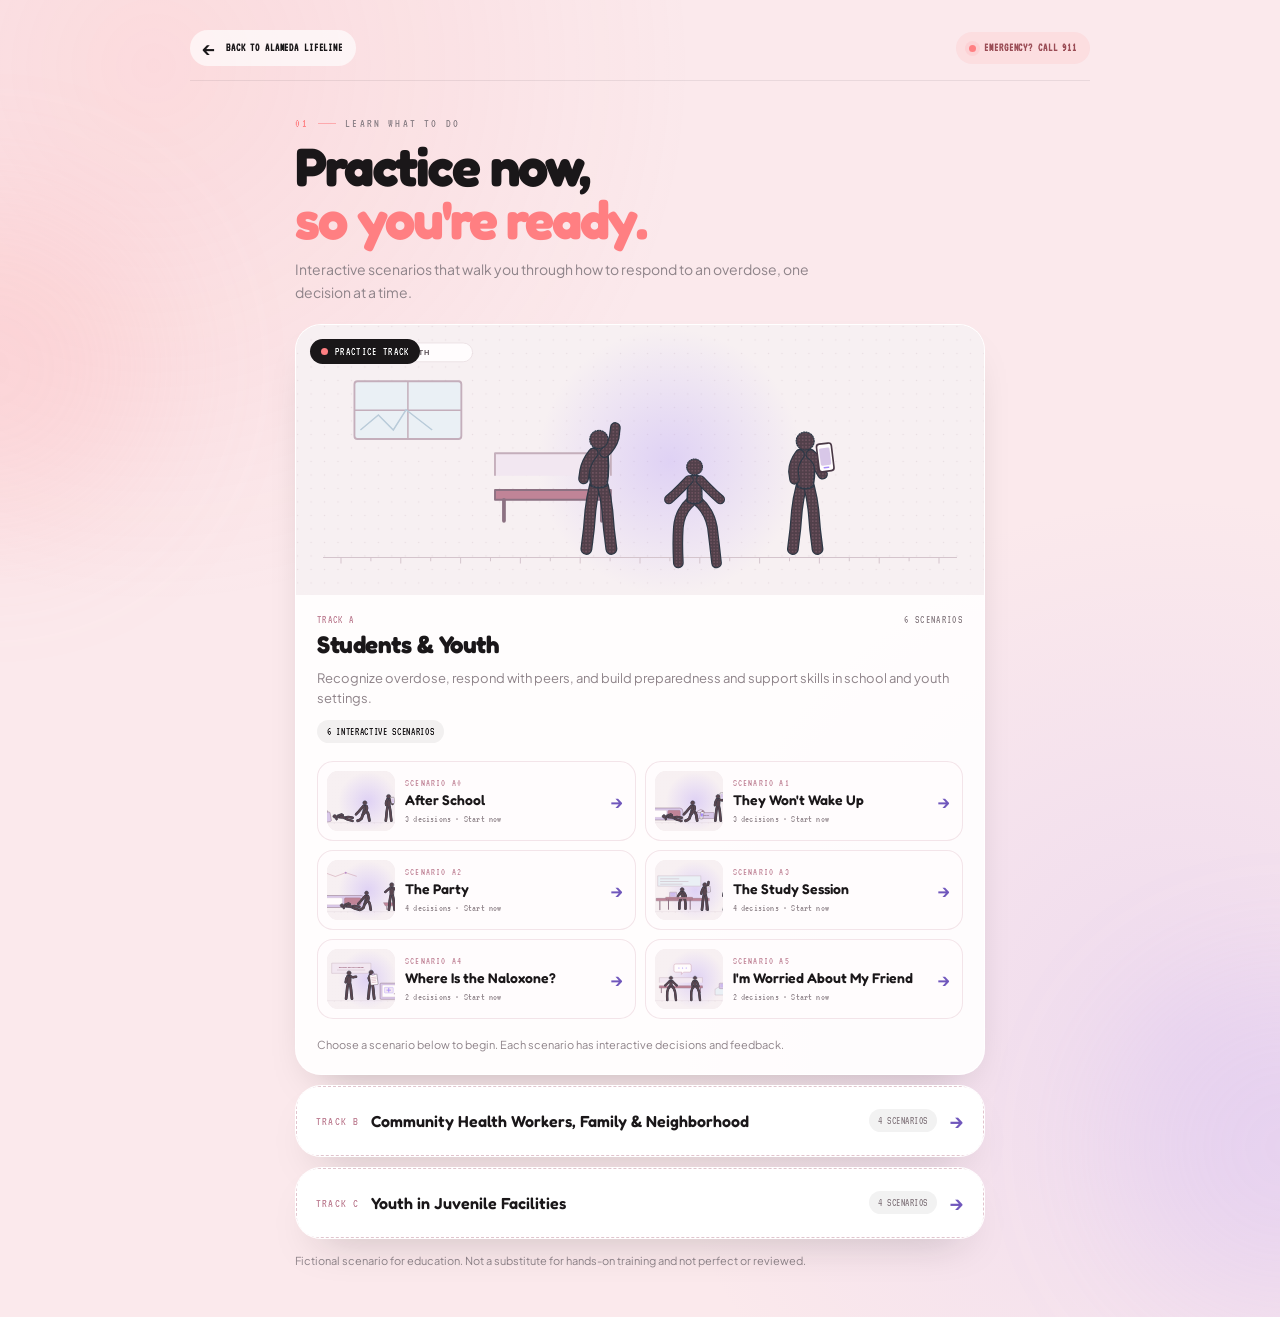
<file: scenarios/index.html>
<!DOCTYPE html>
<html lang="en"><head>
<meta charset="utf-8"/>
<meta content="width=device-width, initial-scale=1.0" name="viewport"/>
<title>Alameda Lifeline | Practice Scenarios</title>


<link href="https://fonts.googleapis.com" rel="preconnect"/><link crossorigin="" href="https://fonts.gstatic.com" rel="preconnect"/><link href="https://fonts.googleapis.com/css2?family=Fredoka:wght@400;600;700&amp;family=Plus+Jakarta+Sans:wght@400;500;600;700;800&amp;family=VT323&amp;display=swap" rel="stylesheet"/>

<!-- Scenario Layout and Interactions -->
<link href="./assets/css/scenarios.css" rel="stylesheet"/></head>
<body><div class="scenario-landing" id="scenario-landing"><div class="landing-orb landing-orb-coral"></div><div class="landing-orb landing-orb-purple"></div><div class="landing-inner"><div class="landing-top"><button class="landing-back" id="scenario-close" type="button"><span aria-hidden="true">←</span> Back to Alameda Lifeline</button><a class="landing-emergency" href="tel:911"><span class="landing-dot"></span> Emergency? Call 911</a></div><section aria-labelledby="scenario-landing-title" class="landing-content"><div class="landing-kicker"><span>01</span><i></i> LEARN WHAT TO DO</div><h1 id="scenario-landing-title">Practice now,<br/><em>so you're ready.</em></h1><p class="landing-lede">Interactive scenarios that walk you through how to respond to an overdose, one decision at a time.</p><article class="launch-card"><div class="launch-art"><svg aria-hidden="true" class="scene-svg" viewbox="0 0 920 360" xmlns="http://www.w3.org/2000/svg"><defs><pattern height="18" id="arch-dots" patternunits="userSpaceOnUse" width="18"><circle cx="2" cy="2" fill="#E8DDE1" r="1"></circle></pattern><pattern height="6" id="figure-dots" patternunits="userSpaceOnUse" width="6"><circle cx="1.5" cy="1.5" fill="#B58D9D" opacity="0.5" r="1.1"></circle></pattern><radialgradient cx="50%" cy="50%" id="amber-glow" r="50%"><stop offset="0%" stop-color="#A78BFA" stop-opacity="0.32"></stop><stop offset="100%" stop-color="#A78BFA" stop-opacity="0"></stop></radialgradient></defs><rect fill="#F7F0F2" height="360" width="920"></rect><rect fill="url(#arch-dots)" height="360" width="920"></rect><line stroke="#D4C4CC" stroke-width="1.5" x1="36" x2="884" y1="322" y2="322"></line><g stroke="#D4C4CC" stroke-width="1"><line x1="60" x2="60" y1="322" y2="328"></line><line x1="100" x2="100" y1="322" y2="328"></line><line x1="140" x2="140" y1="322" y2="328"></line><line x1="180" x2="180" y1="322" y2="328"></line><line x1="220" x2="220" y1="322" y2="328"></line><line x1="260" x2="260" y1="322" y2="328"></line><line x1="300" x2="300" y1="322" y2="328"></line><line x1="340" x2="340" y1="322" y2="328"></line><line x1="380" x2="380" y1="322" y2="328"></line><line x1="420" x2="420" y1="322" y2="328"></line><line x1="460" x2="460" y1="322" y2="328"></line><line x1="500" x2="500" y1="322" y2="328"></line><line x1="540" x2="540" y1="322" y2="328"></line><line x1="580" x2="580" y1="322" y2="328"></line><line x1="620" x2="620" y1="322" y2="328"></line><line x1="660" x2="660" y1="322" y2="328"></line><line x1="700" x2="700" y1="322" y2="328"></line><line x1="740" x2="740" y1="322" y2="328"></line><line x1="780" x2="780" y1="322" y2="328"></line><line x1="820" x2="820" y1="322" y2="328"></line><line x1="860" x2="860" y1="322" y2="328"></line><line x1="900" x2="900" y1="322" y2="328"></line></g><g opacity="0.9"><line stroke="#2D3846" stroke-width="2" x1="76" x2="76" y1="322" y2="170"></line><line stroke="#2D3846" stroke-width="1.5" x1="76" x2="94" y1="226" y2="206"></line><line stroke="#2D3846" stroke-width="1.5" x1="76" x2="58" y1="246" y2="226"></line><circle cx="76" cy="146" fill="url(#figure-dots)" r="38" stroke="#2D3846" stroke-dasharray="2 3" stroke-width="1"></circle></g><g class="scene-anim"><g fill="none" stroke-linecap="round" stroke-linejoin="round">
<path d="M 214 312 L 118 312" stroke="#2D3846" stroke-width="26"></path>
<path d="M 214 312 L 118 312" stroke="#51404A" stroke-width="22"></path>
<path d="M 214 312 L 118 312" stroke="url(#figure-dots)" stroke-width="21"></path>
<path d="M 207 297 Q 212 293 220 295 L 320 295 Q 331 296 331 307 Q 331 319 320 321 L 215 321 Q 203 321 203 309 Q 203 301 207 297 Z" fill="#51404A" stroke="#2D3846" stroke-width="3.2"></path>
<path d="M 207 297 Q 212 293 220 295 L 320 295 Q 331 296 331 307 Q 331 319 320 321 L 215 321 Q 203 321 203 309 Q 203 301 207 297 Z" fill="url(#figure-dots)" stroke="none"></path>
<circle cx="336" cy="307" fill="#51404A" r="15.5" stroke="#2D3846" stroke-dasharray="2 2.5" stroke-width="2.2"></circle>
<circle cx="336" cy="307" fill="url(#figure-dots)" r="13.5" stroke="none"></circle>
</g><text fill="#62575D" font-family="ui-monospace, SFMono-Regular, Menlo, Consolas, monospace" font-size="11" font-weight="400" letter-spacing="0.08em" text-anchor="middle" x="264" y="284">Not responding</text><g fill="none" stroke-linecap="round" stroke-linejoin="round">
<path d="M 388 270 L 388 313 L 440 315" stroke="#2D3846" stroke-width="20"></path>
<path d="M 386 270 L 372 313 L 426 314" stroke="#2D3846" stroke-width="20"></path>
<path d="M 388 270 L 388 313 L 440 315" stroke="#51404A" stroke-width="16"></path>
<path d="M 386 270 L 372 313 L 426 314" stroke="#51404A" stroke-width="16"></path>
<path d="M 388 270 L 388 313 L 440 315" stroke="url(#figure-dots)" stroke-width="15"></path>
<path d="M 386 270 L 372 313 L 426 314" stroke="url(#figure-dots)" stroke-width="15"></path>
<path d="M 355 221 Q 369 214 381 221 L 401 264 Q 405 271 396 276 L 380 280 Q 373 275 370 267 L 354 235 Q 350 227 355 221 Z" fill="#51404A" stroke="#2D3846" stroke-width="3.2"></path>
<path d="M 355 221 Q 369 214 381 221 L 401 264 Q 405 271 396 276 L 380 280 Q 373 275 370 267 L 354 235 Q 350 227 355 221 Z" fill="url(#figure-dots)" stroke="none"></path>
<circle cx="368" cy="198" fill="#51404A" r="15.5" stroke="#2D3846" stroke-dasharray="2 2.5" stroke-width="2.2"></circle>
<circle cx="368" cy="198" fill="url(#figure-dots)" r="13.5" stroke="none"></circle>
<path d="M 368 232 L 346 262 L 322 296" stroke="#2D3846" stroke-width="17"></path>
<path d="M 372 232 L 410 250 L 416 222" stroke="#2D3846" stroke-width="17"></path>
<path d="M 368 232 L 346 262 L 322 296" stroke="#51404A" stroke-width="13"></path>
<path d="M 372 232 L 410 250 L 416 222" stroke="#51404A" stroke-width="13"></path>
<path d="M 368 232 L 346 262 L 322 296" stroke="url(#figure-dots)" stroke-width="12"></path>
<path d="M 372 232 L 410 250 L 416 222" stroke="url(#figure-dots)" stroke-width="12"></path>
</g><circle cx="418" cy="209" fill="url(#amber-glow)" r="44"></circle><rect fill="#F7F0F2" height="30" rx="4" stroke="#A78BFA" stroke-width="1.8" width="17" x="408" y="194"></rect><rect fill="#A78BFA" height="20" rx="2" width="11" x="411" y="198"></rect><g fill="none" stroke="#A78BFA" stroke-linecap="round" stroke-width="1.6"><path d="M 431 203 A 8 8 0 0 1 431 215"></path><path d="M 437 198 A 14 14 0 0 1 437 220" opacity="0.6"></path></g><text fill="#A78BFA" font-family="ui-monospace, SFMono-Regular, Menlo, Consolas, monospace" font-size="15" font-weight="700" letter-spacing="0.08em" text-anchor="start" x="450" y="214">911</text><g fill="none" stroke-linecap="round" stroke-linejoin="round">
<path d="M 658 258 L 659 316" stroke="#2D3846" stroke-width="18"></path>
<path d="M 644 258 L 643 316" stroke="#2D3846" stroke-width="18"></path>
<path d="M 658 258 L 659 316" stroke="#51404A" stroke-width="14"></path>
<path d="M 644 258 L 643 316" stroke="#51404A" stroke-width="14"></path>
<path d="M 658 258 L 659 316" stroke="url(#figure-dots)" stroke-width="13"></path>
<path d="M 644 258 L 643 316" stroke="url(#figure-dots)" stroke-width="13"></path>
<path d="M 633 181 Q 650 173 667 181 L 669 253 Q 650 263 631 253 Z" fill="#51404A" stroke="#2D3846" stroke-width="3.2"></path>
<path d="M 633 181 Q 650 173 667 181 L 669 253 Q 650 263 631 253 Z" fill="url(#figure-dots)" stroke="none"></path>
<circle cx="650" cy="164" fill="#51404A" r="15.5" stroke="#2D3846" stroke-dasharray="2 2.5" stroke-width="2.2"></circle>
<circle cx="650" cy="164" fill="url(#figure-dots)" r="13.5" stroke="none"></circle>
<path d="M 656 198 L 660 238" stroke="#2D3846" stroke-width="17"></path>
<path d="M 644 198 L 624 226 L 606 224" stroke="#2D3846" stroke-width="17"></path>
<path d="M 656 198 L 660 238" stroke="#51404A" stroke-width="13"></path>
<path d="M 644 198 L 624 226 L 606 224" stroke="#51404A" stroke-width="13"></path>
<path d="M 656 198 L 660 238" stroke="url(#figure-dots)" stroke-width="12"></path>
<path d="M 644 198 L 624 226 L 606 224" stroke="url(#figure-dots)" stroke-width="12"></path>
</g><circle cx="606" cy="222" fill="url(#amber-glow)" r="36"></circle><g transform="translate(606 192) rotate(0) scale(0.36)"><g transform="translate(0 0)"><rect fill="#F59E0B" height="24" rx="2" stroke="#F7F0F2" stroke-width="1.2" width="18" x="-9" y="110"></rect><rect fill="#FBBF24" height="20" opacity="0.6" width="4" x="-5" y="112"></rect><rect fill="#F59E0B" height="7" rx="3" stroke="#F7F0F2" stroke-width="1.2" width="26" x="-13" y="131"></rect></g><rect fill="#E2E8F0" height="54" rx="3" stroke="#F7F0F2" stroke-width="1.4" width="34" x="-17" y="59"></rect><rect fill="#CBD5E1" height="52" width="9" x="7" y="60"></rect><rect fill="#F59E0B" height="24" width="33" x="-16.5" y="77"></rect><rect fill="#D97706" height="4" width="33" x="-16.5" y="77"></rect><path d="M -6 5 C -4 0, 4 0, 6 5 C 7 22, 11 36, 17 44 L 41 44 C 45 44, 47 47, 46 51 C 44 57, 36 57, 29 54 C 22 52, 19 55, 18 60 L -18 60 C -19 55, -22 52, -29 54 C -36 57, -44 57, -46 51 C -47 47, -45 44, -41 44 L -17 44 C -11 36, -7 22, -6 5 Z" fill="#F8FAFC" stroke="#F7F0F2" stroke-linejoin="round" stroke-width="1.4"></path><path d="M 4 6 C 5 22, 8 35, 13 44" fill="none" stroke="#62575D" stroke-linecap="round" stroke-width="1.2"></path><ellipse cx="0" cy="3" fill="#F7F0F2" rx="2.8" ry="1.3"></ellipse></g><text fill="#A78BFA" font-family="ui-monospace, SFMono-Regular, Menlo, Consolas, monospace" font-size="11" font-weight="700" letter-spacing="0.08em" text-anchor="middle" x="606" y="178">NALOXONE</text></g></svg><span class="launch-badge"><i></i> PRACTICE SCENARIO</span></div><div class="launch-copy"><div class="launch-meta"><span>SCENARIO 01</span><span>◷  3 DECISIONS</span></div><h2>They Won't Wake Up</h2><div class="launch-steps"><span>1 · Notice</span><span>2 · Respond</span><span>3 · Stay</span></div><div class="launch-bottom"><p>Early demo · content under<br/>clinical review</p><button id="scenario-start" type="button">Start scenario <span aria-hidden="true">→</span></button></div></div></article><p class="landing-disclaimer">Fictional scenario for education. Not a substitute for hands-on training and not perfect or reviewed.</p></section></div></div><button class="scenario-exit" hidden="" id="scenario-exit" type="button"><span aria-hidden="true">←</span> Back to Scenarios</button>
<div id="root"><main class="page"><header><div class="header-top"><p class="label">Practice scenario</p><a class="emergency-pill" href="tel:911"><span class="dot"></span>Emergency? Call 911</a></div><h1>They Won't Wake Up</h1><p class="lede">Practice recognizing a possible opioid overdose, giving naloxone, and getting help. This is a fictional scenario for education.</p></header><nav aria-label="Scenario steps" class="steps"><button aria-current="step" class="active"><span class="step-num">1</span><span>Notice</span></button><button class=""><span class="step-num">2</span><span>Respond</span></button><button class=""><span class="step-num">3</span><span>Stay</span></button></nav><section aria-label="Step 1: Notice" class="card"><div class="scene-image"><svg aria-hidden="true" class="scene-svg" viewbox="0 0 920 360" xmlns="http://www.w3.org/2000/svg"><defs><pattern height="18" id="arch-dots" patternunits="userSpaceOnUse" width="18"><circle cx="2" cy="2" fill="#E8DDE1" r="1"></circle></pattern><pattern height="6" id="figure-dots" patternunits="userSpaceOnUse" width="6"><circle cx="1.5" cy="1.5" fill="#B58D9D" opacity="0.5" r="1.1"></circle></pattern><radialgradient cx="50%" cy="50%" id="amber-glow" r="50%"><stop offset="0%" stop-color="#F59E0B" stop-opacity="0.32"></stop><stop offset="100%" stop-color="#F59E0B" stop-opacity="0"></stop></radialgradient></defs><rect fill="#F7F0F2" height="360" width="920"></rect><rect fill="url(#arch-dots)" height="360" width="920"></rect><line stroke="#D4C4CC" stroke-width="1.5" x1="36" x2="884" y1="322" y2="322"></line><g stroke="#D4C4CC" stroke-width="1"><line x1="60" x2="60" y1="322" y2="328"></line><line x1="100" x2="100" y1="322" y2="328"></line><line x1="140" x2="140" y1="322" y2="328"></line><line x1="180" x2="180" y1="322" y2="328"></line><line x1="220" x2="220" y1="322" y2="328"></line><line x1="260" x2="260" y1="322" y2="328"></line><line x1="300" x2="300" y1="322" y2="328"></line><line x1="340" x2="340" y1="322" y2="328"></line><line x1="380" x2="380" y1="322" y2="328"></line><line x1="420" x2="420" y1="322" y2="328"></line><line x1="460" x2="460" y1="322" y2="328"></line><line x1="500" x2="500" y1="322" y2="328"></line><line x1="540" x2="540" y1="322" y2="328"></line><line x1="580" x2="580" y1="322" y2="328"></line><line x1="620" x2="620" y1="322" y2="328"></line><line x1="660" x2="660" y1="322" y2="328"></line><line x1="700" x2="700" y1="322" y2="328"></line><line x1="740" x2="740" y1="322" y2="328"></line><line x1="780" x2="780" y1="322" y2="328"></line><line x1="820" x2="820" y1="322" y2="328"></line><line x1="860" x2="860" y1="322" y2="328"></line><line x1="900" x2="900" y1="322" y2="328"></line></g><g opacity="0.9"><line stroke="#2D3846" stroke-width="2" x1="76" x2="76" y1="322" y2="170"></line><line stroke="#2D3846" stroke-width="1.5" x1="76" x2="94" y1="226" y2="206"></line><line stroke="#2D3846" stroke-width="1.5" x1="76" x2="58" y1="246" y2="226"></line><circle cx="76" cy="146" fill="url(#figure-dots)" r="38" stroke="#2D3846" stroke-dasharray="2 3" stroke-width="1"></circle></g><g class="scene-anim"><g fill="none" stroke-linecap="round" stroke-linejoin="round">
<path d="M 214 312 L 118 312" stroke="#2D3846" stroke-width="26"></path>
<path d="M 214 312 L 118 312" stroke="#51404A" stroke-width="22"></path>
<path d="M 214 312 L 118 312" stroke="url(#figure-dots)" stroke-width="21"></path>
<path d="M 207 297 Q 212 293 220 295 L 320 295 Q 331 296 331 307 Q 331 319 320 321 L 215 321 Q 203 321 203 309 Q 203 301 207 297 Z" fill="#51404A" stroke="#2D3846" stroke-width="3.2"></path>
<path d="M 207 297 Q 212 293 220 295 L 320 295 Q 331 296 331 307 Q 331 319 320 321 L 215 321 Q 203 321 203 309 Q 203 301 207 297 Z" fill="url(#figure-dots)" stroke="none"></path>
<circle cx="336" cy="307" fill="#51404A" r="15.5" stroke="#2D3846" stroke-dasharray="2 2.5" stroke-width="2.2"></circle>
<circle cx="336" cy="307" fill="url(#figure-dots)" r="13.5" stroke="none"></circle>
</g><text fill="#62575D" font-family="ui-monospace, SFMono-Regular, Menlo, Consolas, monospace" font-size="11" font-weight="400" letter-spacing="0.08em" text-anchor="middle" x="264" y="284">Not responding</text><g fill="none" stroke-linecap="round" stroke-linejoin="round">
<path d="M 388 270 L 388 313 L 440 315" stroke="#2D3846" stroke-width="20"></path>
<path d="M 386 270 L 372 313 L 426 314" stroke="#2D3846" stroke-width="20"></path>
<path d="M 388 270 L 388 313 L 440 315" stroke="#51404A" stroke-width="16"></path>
<path d="M 386 270 L 372 313 L 426 314" stroke="#51404A" stroke-width="16"></path>
<path d="M 388 270 L 388 313 L 440 315" stroke="url(#figure-dots)" stroke-width="15"></path>
<path d="M 386 270 L 372 313 L 426 314" stroke="url(#figure-dots)" stroke-width="15"></path>
<path d="M 355 221 Q 369 214 381 221 L 401 264 Q 405 271 396 276 L 380 280 Q 373 275 370 267 L 354 235 Q 350 227 355 221 Z" fill="#51404A" stroke="#2D3846" stroke-width="3.2"></path>
<path d="M 355 221 Q 369 214 381 221 L 401 264 Q 405 271 396 276 L 380 280 Q 373 275 370 267 L 354 235 Q 350 227 355 221 Z" fill="url(#figure-dots)" stroke="none"></path>
<circle cx="368" cy="198" fill="#51404A" r="15.5" stroke="#2D3846" stroke-dasharray="2 2.5" stroke-width="2.2"></circle>
<circle cx="368" cy="198" fill="url(#figure-dots)" r="13.5" stroke="none"></circle>
<path d="M 368 232 L 346 262 L 322 296" stroke="#2D3846" stroke-width="17"></path>
<path d="M 372 232 L 410 250 L 416 222" stroke="#2D3846" stroke-width="17"></path>
<path d="M 368 232 L 346 262 L 322 296" stroke="#51404A" stroke-width="13"></path>
<path d="M 372 232 L 410 250 L 416 222" stroke="#51404A" stroke-width="13"></path>
<path d="M 368 232 L 346 262 L 322 296" stroke="url(#figure-dots)" stroke-width="12"></path>
<path d="M 372 232 L 410 250 L 416 222" stroke="url(#figure-dots)" stroke-width="12"></path>
</g><circle cx="418" cy="209" fill="url(#amber-glow)" r="44"></circle><rect fill="#F7F0F2" height="30" rx="4" stroke="#F59E0B" stroke-width="1.8" width="17" x="408" y="194"></rect><rect fill="#F59E0B" height="20" rx="2" width="11" x="411" y="198"></rect><g fill="none" stroke="#F59E0B" stroke-linecap="round" stroke-width="1.6"><path d="M 431 203 A 8 8 0 0 1 431 215"></path><path d="M 437 198 A 14 14 0 0 1 437 220" opacity="0.6"></path></g><text fill="#F59E0B" font-family="ui-monospace, SFMono-Regular, Menlo, Consolas, monospace" font-size="15" font-weight="700" letter-spacing="0.08em" text-anchor="start" x="450" y="214">911</text><g fill="none" stroke-linecap="round" stroke-linejoin="round">
<path d="M 658 258 L 659 316" stroke="#2D3846" stroke-width="18"></path>
<path d="M 644 258 L 643 316" stroke="#2D3846" stroke-width="18"></path>
<path d="M 658 258 L 659 316" stroke="#51404A" stroke-width="14"></path>
<path d="M 644 258 L 643 316" stroke="#51404A" stroke-width="14"></path>
<path d="M 658 258 L 659 316" stroke="url(#figure-dots)" stroke-width="13"></path>
<path d="M 644 258 L 643 316" stroke="url(#figure-dots)" stroke-width="13"></path>
<path d="M 633 181 Q 650 173 667 181 L 669 253 Q 650 263 631 253 Z" fill="#51404A" stroke="#2D3846" stroke-width="3.2"></path>
<path d="M 633 181 Q 650 173 667 181 L 669 253 Q 650 263 631 253 Z" fill="url(#figure-dots)" stroke="none"></path>
<circle cx="650" cy="164" fill="#51404A" r="15.5" stroke="#2D3846" stroke-dasharray="2 2.5" stroke-width="2.2"></circle>
<circle cx="650" cy="164" fill="url(#figure-dots)" r="13.5" stroke="none"></circle>
<path d="M 656 198 L 660 238" stroke="#2D3846" stroke-width="17"></path>
<path d="M 644 198 L 624 226 L 606 224" stroke="#2D3846" stroke-width="17"></path>
<path d="M 656 198 L 660 238" stroke="#51404A" stroke-width="13"></path>
<path d="M 644 198 L 624 226 L 606 224" stroke="#51404A" stroke-width="13"></path>
<path d="M 656 198 L 660 238" stroke="url(#figure-dots)" stroke-width="12"></path>
<path d="M 644 198 L 624 226 L 606 224" stroke="url(#figure-dots)" stroke-width="12"></path>
</g><circle cx="606" cy="222" fill="url(#amber-glow)" r="36"></circle><g transform="translate(606 192) rotate(0) scale(0.36)"><g transform="translate(0 0)"><rect fill="#F59E0B" height="24" rx="2" stroke="#F7F0F2" stroke-width="1.2" width="18" x="-9" y="110"></rect><rect fill="#FBBF24" height="20" opacity="0.6" width="4" x="-5" y="112"></rect><rect fill="#F59E0B" height="7" rx="3" stroke="#F7F0F2" stroke-width="1.2" width="26" x="-13" y="131"></rect></g><rect fill="#E2E8F0" height="54" rx="3" stroke="#F7F0F2" stroke-width="1.4" width="34" x="-17" y="59"></rect><rect fill="#CBD5E1" height="52" width="9" x="7" y="60"></rect><rect fill="#F59E0B" height="24" width="33" x="-16.5" y="77"></rect><rect fill="#D97706" height="4" width="33" x="-16.5" y="77"></rect><path d="M -6 5 C -4 0, 4 0, 6 5 C 7 22, 11 36, 17 44 L 41 44 C 45 44, 47 47, 46 51 C 44 57, 36 57, 29 54 C 22 52, 19 55, 18 60 L -18 60 C -19 55, -22 52, -29 54 C -36 57, -44 57, -46 51 C -47 47, -45 44, -41 44 L -17 44 C -11 36, -7 22, -6 5 Z" fill="#F8FAFC" stroke="#F7F0F2" stroke-linejoin="round" stroke-width="1.4"></path><path d="M 4 6 C 5 22, 8 35, 13 44" fill="none" stroke="#62575D" stroke-linecap="round" stroke-width="1.2"></path><ellipse cx="0" cy="3" fill="#F7F0F2" rx="2.8" ry="1.3"></ellipse></g><text fill="#F59E0B" font-family="ui-monospace, SFMono-Regular, Menlo, Consolas, monospace" font-size="11" font-weight="700" letter-spacing="0.08em" text-anchor="middle" x="606" y="178">NALOXONE</text></g></svg></div><p class="sr-only">A friend lies unresponsive on the ground. One student kneels beside them with a hand on their shoulder and calls 911 on a phone. Another student stands nearby holding a naloxone nasal spray.</p><div class="card-content"><div class="phase-tag">Step 1 of 3</div><h2>They won't wake up.</h2><p class="scene">After school, your friend is slumped near the courtyard. You shout their name and shake their shoulder, but they don't respond. Their breathing is slow and unusual. Nobody knows what happened.</p><fieldset><legend>What should you do first?</legend><button aria-pressed="false" class="answer"><span class="answer-letter">A</span><span>Assume they're sleeping and give them a few minutes.</span></button><button aria-pressed="false" class="answer"><span class="answer-letter">B</span><span>Treat it as an emergency: call 911 and ask whether anyone nearby has naloxone.</span></button><button aria-pressed="false" class="answer"><span class="answer-letter">C</span><span>Give them water and try to sit them up.</span></button></fieldset></div></section><footer><p>Fictional scenario for education. Not a substitute for hands-on training and not perfect or reviewed.</p><details><summary>Sources and how they were used</summary><ul class="sources"><li><a href="https://www.cdc.gov/stop-overdose/response/index.html" rel="noreferrer" target="_blank">CDC: What to Do If You Think Someone Is Overdosing</a><span> — The overall sequence: naloxone and 911, keep them awake and breathing, lay them on their side, stay until help arrives.</span></li><li><a href="https://www.cdc.gov/stop-overdose/naloxone-faq/" rel="noreferrer" target="_blank">CDC: Naloxone FAQ</a><span> — Naloxone works within 2–3 minutes; wait 2–3 minutes before a second dose.</span></li><li><a href="https://dailymed.nlm.nih.gov/dailymed/fda/fdaDrugXsl.cfm?setid=784a0e98-c2d6-f845-e053-2991aa0ac4b4" rel="noreferrer" target="_blank">FDA label and Instructions for Use: NARCAN Nasal Spray (DailyMed)</a><span> — Device steps: lay on back, tilt head, nozzle in one nostril, press firmly, no priming or testing; recovery position; second dose from a new device in the other nostril.</span></li><li><a href="https://www.cdc.gov/niosh/substance-use/fentanyl-emergency-responders/operating-procedures.html" rel="noreferrer" target="_blank">CDC/NIOSH: Naloxone use in a suspected overdose</a><span> — Naloxone effects are temporary; rescue breathing or CPR if trained.</span></li><li><a href="https://www.health.ny.gov/publications/12028a.pdf" rel="noreferrer" target="_blank">NYS Department of Health: How to Inject Naloxone</a><span> — Checking for a response (shout, shake) and signs such as gurgling sounds and blue or gray lips.</span></li><li><a href="https://health.alamedacountyca.gov/opioid-treatment-and-support/" rel="noreferrer" target="_blank">Alameda County Health: Opioid Treatment and Support</a><span> — Naloxone is free and over the counter; stand boxes; training for the public and youth.</span></li><li><a href="https://health.alamedacountyca.gov/division/first-step/" rel="noreferrer" target="_blank">Alameda County Health: First Step</a><span> — Phone number, hours, and that it is not a crisis line.</span></li><li><a href="https://leginfo.legislature.ca.gov/faces/codes_displaySection.xhtml?lawCode=HSC&amp;sectionNum=11376.5." rel="noreferrer" target="_blank">California Health &amp; Safety Code §11376.5</a><span> — 911 Good Samaritan protection for personal-use possession and being under the influence.</span></li></ul></details></footer></main></div>
<main aria-labelledby="results-title" hidden="" id="results-panel"><section class="results-card"><div aria-hidden="true" class="results-icon">✓</div><p class="results-eyebrow">Scenario complete</p><h2 id="results-title">You know the steps.</h2><p class="results-intro">A quick review of the three decisions in this scenario.</p><div class="results-review"><div class="results-row"><span class="results-row-number">01</span><span class="results-row-title">Notice</span><span class="results-row-copy">Call 911 and get naloxone</span></div><div class="results-row"><span class="results-row-number">02</span><span class="results-row-title">Respond</span><span class="results-row-copy">Back, head tilted, one nostril, press</span></div><div class="results-row"><span class="results-row-number">03</span><span class="results-row-title">Stay</span><span class="results-row-copy">Side position; second dose if needed</span></div></div><div class="results-actions"><button id="results-restart" type="button">Start over</button><button id="results-all" type="button">All Scenarios</button></div></section><p id="results-footnote">Fictional scenario for education. Not a substitute for hands-on training and not perfect or reviewed.</p></main><!-- Scenario content and illustrations are data files; the controller wires up the interaction. -->
<script src="./assets/js/scenario-data.js"></script><script src="./assets/js/illustrations.js"></script><script src="./assets/js/exit-handler.js"></script><script src="./assets/js/scenario-controller.js"></script><!-- React entry point for the standalone scenario practice page. -->
<script src="./assets/js/app/ScenarioApp.js" type="module"></script></body></html>
</file>
<file: scenarios/assets/css/scenarios.css>
/* Original scenario stylesheet 1 */
/* Scenario Practice Page */
@layer properties{@supports (((-webkit-hyphens:none)) and (not (margin-trim:inline))) or ((-moz-orient:inline) and (not (color:rgb(from red r g b)))){*,:before,:after,::backdrop{--tw-rotate-x:initial;--tw-rotate-y:initial;--tw-rotate-z:initial;--tw-skew-x:initial;--tw-skew-y:initial;--tw-outline-style:solid;--tw-blur:initial;--tw-brightness:initial;--tw-contrast:initial;--tw-grayscale:initial;--tw-hue-rotate:initial;--tw-invert:initial;--tw-opacity:initial;--tw-saturate:initial;--tw-sepia:initial;--tw-drop-shadow:initial;--tw-drop-shadow-color:initial;--tw-drop-shadow-alpha:100%;--tw-drop-shadow-size:initial}}}@layer theme{:root,:host{--font-sans:ui-sans-serif,system-ui,sans-serif,"Apple Color Emoji","Segoe UI Emoji","Segoe UI Symbol","Noto Color Emoji";--font-mono:ui-monospace,SFMono-Regular,Menlo,Monaco,Consolas,"Liberation Mono","Courier New",monospace;--default-font-family:var(--font-sans);--default-mono-font-family:var(--font-mono)}}@layer base{*,:after,:before,::backdrop{box-sizing:border-box;border:0 solid;margin:0;padding:0}::file-selector-button{box-sizing:border-box;border:0 solid;margin:0;padding:0}html,:host{-webkit-text-size-adjust:100%;tab-size:4;line-height:1.5;font-family:var(--default-font-family,ui-sans-serif,system-ui,sans-serif,"Apple Color Emoji","Segoe UI Emoji","Segoe UI Symbol","Noto Color Emoji");font-feature-settings:var(--default-font-feature-settings,normal);font-variation-settings:var(--default-font-variation-settings,normal);-webkit-tap-highlight-color:transparent}hr{height:0;color:inherit;border-top-width:1px}abbr:where([title]){-webkit-text-decoration:underline dotted;text-decoration:underline dotted}h1,h2,h3,h4,h5,h6{font-size:inherit;font-weight:inherit}a{color:inherit;-webkit-text-decoration:inherit;text-decoration:inherit}b,strong{font-weight:bolder}code,kbd,samp,pre{font-family:var(--default-mono-font-family,ui-monospace,SFMono-Regular,Menlo,Monaco,Consolas,"Liberation Mono","Courier New",monospace);font-feature-settings:var(--default-mono-font-feature-settings,normal);font-variation-settings:var(--default-mono-font-variation-settings,normal);font-size:1em}small{font-size:80%}sub,sup{vertical-align:baseline;font-size:75%;line-height:0;position:relative}sub{bottom:-.25em}sup{top:-.5em}table{text-indent:0;border-color:inherit;border-collapse:collapse}:-moz-focusring{outline:auto}progress{vertical-align:baseline}summary{display:list-item}ol,ul,menu{list-style:none}img,svg,video,canvas,audio,iframe,embed,object{vertical-align:middle;display:block}img,video{max-width:100%;height:auto}button,input,select,optgroup,textarea{font:inherit;font-feature-settings:inherit;font-variation-settings:inherit;letter-spacing:inherit;color:inherit;opacity:1;background-color:#0000;border-radius:0}::file-selector-button{font:inherit;font-feature-settings:inherit;font-variation-settings:inherit;letter-spacing:inherit;color:inherit;opacity:1;background-color:#0000;border-radius:0}:where(select:is([multiple],[size])) optgroup{font-weight:bolder}:where(select:is([multiple],[size])) optgroup option{padding-inline-start:20px}::file-selector-button{margin-inline-end:4px}::placeholder{opacity:1}@supports (not ((-webkit-appearance:-apple-pay-button))) or (contain-intrinsic-size:1px){::placeholder{color:currentColor}@supports (color:color-mix(in lab,red,red)){::placeholder{color:color-mix(in oklab,currentcolor 50%,transparent)}}}textarea{resize:vertical}::-webkit-search-decoration{-webkit-appearance:none}::-webkit-date-and-time-value{min-height:1lh;text-align:inherit}::-webkit-datetime-edit{display:inline-flex}::-webkit-datetime-edit-fields-wrapper{padding:0}::-webkit-datetime-edit{padding-block:0}::-webkit-datetime-edit-year-field{padding-block:0}::-webkit-datetime-edit-month-field{padding-block:0}::-webkit-datetime-edit-day-field{padding-block:0}::-webkit-datetime-edit-hour-field{padding-block:0}::-webkit-datetime-edit-minute-field{padding-block:0}::-webkit-datetime-edit-second-field{padding-block:0}::-webkit-datetime-edit-millisecond-field{padding-block:0}::-webkit-datetime-edit-meridiem-field{padding-block:0}::-webkit-calendar-picker-indicator{line-height:1}:-moz-ui-invalid{box-shadow:none}button,input:where([type=button],[type=reset],[type=submit]){appearance:button}::file-selector-button{appearance:button}::-webkit-inner-spin-button{height:auto}::-webkit-outer-spin-button{height:auto}[hidden]:where(:not([hidden=until-found])){display:none!important}}@layer components;@layer utilities{.visible{visibility:visible}.sr-only{clip-path:inset(50%);white-space:nowrap;border-width:0;width:1px;height:1px;margin:-1px;padding:0;position:absolute;overflow:hidden}.flex{display:flex}.grid{display:grid}.hidden{display:none}.table{display:table}.transform{transform:var(--tw-rotate-x,)var(--tw-rotate-y,)var(--tw-rotate-z,)var(--tw-skew-x,)var(--tw-skew-y,)}.resize{resize:both}.outline{outline-style:var(--tw-outline-style);outline-width:1px}.blur{--tw-blur:blur(8px);filter:var(--tw-blur,)var(--tw-brightness,)var(--tw-contrast,)var(--tw-grayscale,)var(--tw-hue-rotate,)var(--tw-invert,)var(--tw-saturate,)var(--tw-sepia,)var(--tw-drop-shadow,)}}*{box-sizing:border-box}body{color:#e2e8f0;-webkit-font-smoothing:antialiased;background:#0f1318;margin:0;font-family:ui-sans-serif,system-ui,-apple-system,BlinkMacSystemFont,Segoe UI,Roboto,sans-serif;line-height:1.5}button{cursor:pointer;font:inherit}.page{width:min(880px,100%);margin:0 auto;padding:32px 20px 72px}.header-top{flex-wrap:wrap;justify-content:space-between;align-items:center;gap:10px;margin-bottom:8px;display:flex}.label{color:#f59e0b;letter-spacing:.14em;text-transform:uppercase;margin:0;font-family:ui-monospace,SFMono-Regular,Menlo,Monaco,Consolas,monospace;font-size:11px;font-weight:600}.emergency-pill{color:#fbbf24;letter-spacing:.08em;background:#f59e0b14;border:1px solid #f59e0b66;border-radius:9999px;align-items:center;gap:6px;padding:4px 12px;font-family:ui-monospace,SFMono-Regular,Menlo,Monaco,Consolas,monospace;font-size:11px;font-weight:600;text-decoration:none;transition:all .15s;display:inline-flex}.emergency-pill:hover{background:#f59e0b2e;border-color:#f59e0b}.emergency-pill span.dot{background:#f59e0b;border-radius:50%;width:6px;height:6px;box-shadow:0 0 8px #f59e0b}h1{letter-spacing:-.03em;color:#f8fafc;margin:0;font-size:34px;font-weight:700}.lede{color:#94a3b8;max-width:680px;margin:10px 0 0;font-size:15px;line-height:1.6}.steps{flex-wrap:wrap;gap:8px;margin:28px 0 16px;display:flex}.steps button{color:#94a3b8;letter-spacing:.04em;background:#141a22;border:1px solid #1e293b;border-radius:8px;align-items:center;gap:8px;padding:8px 16px;font-family:ui-monospace,SFMono-Regular,Menlo,Monaco,Consolas,monospace;font-size:12px;transition:all .16s;display:inline-flex}.steps button:hover{color:#e2e8f0;border-color:#334155}.steps button.active{color:#f8fafc;background:#1e2530;border-color:#f59e0b;box-shadow:0 0 0 1px #f59e0b40}.steps button.active span.step-num{color:#0f1318;background:#f59e0b}span.step-num{color:#94a3b8;background:#1e293b;border-radius:50%;justify-content:center;align-items:center;width:18px;height:18px;font-size:10px;font-weight:700;display:inline-flex}.card{background:#12171f;border:1px solid #1e293b;border-radius:14px;overflow:hidden;box-shadow:0 12px 36px #00000073}.scene-image{background:#14181e;border-bottom:1px solid #1e293b;width:100%;position:relative}.scene-svg{width:100%;height:auto;display:block}.scene-anim{animation:.24s cubic-bezier(.16,1,.3,1) both scene-fade-in}@keyframes scene-fade-in{0%{opacity:0;transform:translateY(4px)}to{opacity:1;transform:translateY(0)}}.card-content{padding:24px 28px 28px}.phase-tag{color:#64748b;letter-spacing:.12em;text-transform:uppercase;margin-bottom:6px;font-family:ui-monospace,SFMono-Regular,Menlo,Monaco,Consolas,monospace;font-size:11px}h2{color:#f8fafc;letter-spacing:-.015em;margin:0;font-size:24px;font-weight:700}.scene{color:#94a3b8;margin:10px 0 24px;font-size:15px;line-height:1.6}fieldset{border:0;margin:0;padding:0}legend{color:#e2e8f0;padding:0 0 14px;font-size:15px;font-weight:600}.answer{color:#cbd5e1;text-align:left;background:#161c24;border:1px solid #1e293b;border-radius:10px;align-items:flex-start;gap:12px;width:100%;margin-bottom:10px;padding:14px 16px;font-size:14px;line-height:1.5;transition:all .14s;display:flex}.answer:hover{color:#f1f5f9;background:#1b232e;border-color:#334155}.answer-letter{color:#94a3b8;background:#202936;border:1px solid #2e3b4b;border-radius:6px;flex-shrink:0;justify-content:center;align-items:center;width:22px;height:22px;margin-top:1px;font-family:ui-monospace,SFMono-Regular,Menlo,Monaco,Consolas,monospace;font-size:11px;font-weight:700;display:inline-flex}.answer.correct{color:#f1f5f9;background:#10b98114;border-color:#10b981}.answer.correct .answer-letter{color:#042f1f;background:#10b981;border-color:#10b981}.answer.incorrect{color:#f1f5f9;background:#f43f5e14;border-color:#f43f5e}.answer.incorrect .answer-letter{color:#fff;background:#f43f5e;border-color:#f43f5e}.feedback{background:#161d26;border:1px solid #334155;border-left:4px solid #f43f5e;border-radius:10px;margin-top:20px;padding:16px 18px;animation:.2s scene-fade-in}.feedback.correct{background:#10b9810a;border-left-color:#10b981}.feedback-status{letter-spacing:.1em;text-transform:uppercase;color:#f43f5e;margin:0 0 6px;font-family:ui-monospace,SFMono-Regular,Menlo,Monaco,Consolas,monospace;font-size:12px;font-weight:700}.feedback.correct .feedback-status{color:#10b981}.feedback-text{color:#cbd5e1;margin:0 0 10px;font-size:14px;line-height:1.6}.resource-callout{border-top:1px solid #232c37;align-items:flex-start;gap:10px;margin-top:12px;padding-top:12px;display:flex}.resource-badge{letter-spacing:.08em;color:#f59e0b;text-transform:uppercase;background:#f59e0b1a;border:1px solid #f59e0b59;border-radius:4px;flex-shrink:0;padding:2px 7px;font-family:ui-monospace,SFMono-Regular,Menlo,Monaco,Consolas,monospace;font-size:10px;font-weight:700}.resource-detail{color:#94a3b8;font-size:13px;line-height:1.5}.resource-detail a{color:#f59e0b;text-underline-offset:3px;text-decoration:underline}.next-action-bar{justify-content:flex-end;margin-top:22px;display:flex}.next{color:#0f1318;letter-spacing:.01em;background:#f59e0b;border:0;border-radius:8px;align-items:center;gap:6px;padding:12px 22px;font-size:14px;font-weight:700;transition:all .14s;display:inline-flex}.next:hover{background:#fbbf24;box-shadow:0 4px 14px #f59e0b4d}footer{color:#64748b;border-top:1px solid #1a222d;margin-top:36px;padding-top:20px;font-family:ui-monospace,SFMono-Regular,Menlo,Monaco,Consolas,monospace;font-size:12px;line-height:1.6}footer a{color:#94a3b8;text-decoration:underline}button:focus-visible,a:focus-visible{outline-offset:2px;outline:2px solid #f59e0b}.answer:disabled{cursor:default}.answer.muted{opacity:.45}.feedback-hint{color:#94a3b8;margin:0;font-size:13px}.resource-title{color:#f1f5f9;margin:0 0 4px;font-weight:600}.resource-detail p{margin:0 0 6px}.resource-links{flex-wrap:wrap;gap:4px 18px;margin:8px 0 0;padding:0;list-style:none;display:flex}.resource-note{color:#7b8798;font-size:12px;line-height:1.55;margin-top:10px!important}footer details{margin-top:14px}footer summary{cursor:pointer;color:#94a3b8}.sources{gap:10px;margin:12px 0 0;padding:0;list-style:none;display:grid}.sources li{color:#7b8798}.sr-only{clip:rect(0,0,0,0);white-space:nowrap;border:0;width:1px;height:1px;margin:-1px;padding:0;position:absolute;overflow:hidden}@property --tw-rotate-x{syntax:"*";inherits:false}@property --tw-rotate-y{syntax:"*";inherits:false}@property --tw-rotate-z{syntax:"*";inherits:false}@property --tw-skew-x{syntax:"*";inherits:false}@property --tw-skew-y{syntax:"*";inherits:false}@property --tw-outline-style{syntax:"*";inherits:false;initial-value:solid}@property --tw-blur{syntax:"*";inherits:false}@property --tw-brightness{syntax:"*";inherits:false}@property --tw-contrast{syntax:"*";inherits:false}@property --tw-grayscale{syntax:"*";inherits:false}@property --tw-hue-rotate{syntax:"*";inherits:false}@property --tw-invert{syntax:"*";inherits:false}@property --tw-opacity{syntax:"*";inherits:false}@property --tw-saturate{syntax:"*";inherits:false}@property --tw-sepia{syntax:"*";inherits:false}@property --tw-drop-shadow{syntax:"*";inherits:false}@property --tw-drop-shadow-color{syntax:"*";inherits:false}@property --tw-drop-shadow-alpha{syntax:"<percentage>";inherits:false;initial-value:100%}@property --tw-drop-shadow-size{syntax:"*";inherits:false}
@import url('https://fonts.googleapis.com/css2?family=Fredoka:wght@400;600;700&family=Plus+Jakarta+Sans:wght@400;500;600;700;800&family=VT323&display=swap');
:root{color-scheme:light;--blush:#FBE9EC;--charcoal:#1A1719;--coral:#FF7F82;--rose:#C08497;--lavender:#A78BFA;--gray:#8E8389;--paper:#FFFCFD;--ink:#40353B}
html,body{min-height:100%;height:auto;background:var(--blush);color:var(--ink);font-family:'Plus Jakarta Sans',system-ui,sans-serif}body{overflow-x:hidden;-webkit-font-smoothing:antialiased}#root{display:none}[hidden]{display:none!important}
.scenario-landing{position:relative;isolation:isolate;min-height:100vh;overflow:hidden;padding:24px clamp(16px,4vw,48px) 48px;background:var(--blush);color:var(--charcoal)}.scenario-landing:before{position:absolute;inset:0;z-index:-2;content:"";background:radial-gradient(circle at 12% 5%,rgba(255,127,130,.14),transparent 32%),radial-gradient(circle at 92% 78%,rgba(167,139,250,.15),transparent 34%)}.landing-orb{position:absolute;z-index:-1;width:340px;height:340px;border-radius:50%;filter:blur(75px);opacity:.15;pointer-events:none}.landing-orb-coral{left:-180px;top:15%;background:var(--coral)}.landing-orb-purple{right:-175px;bottom:0;background:var(--lavender)}.landing-inner{width:min(900px,100%);margin:0 auto;position:relative;z-index:1}
.landing-top{display:flex;justify-content:space-between;align-items:center;gap:12px;padding:6px 0 14px;border-bottom:1px solid rgba(26,23,25,.08)}.landing-back,.landing-emergency{display:inline-flex;align-items:center;gap:8px;border:0;border-radius:999px;padding:9px 13px;color:var(--charcoal);font:600 11px/1.2 'VT323',monospace;letter-spacing:.08em;text-transform:uppercase;text-decoration:none;cursor:pointer}.landing-back{background:rgba(255,255,255,.68)}.landing-back span{font:700 18px/1 'Plus Jakarta Sans',sans-serif}.landing-emergency{background:rgba(255,127,130,.11);color:#9A4C55}.landing-dot{width:7px;height:7px;border-radius:50%;background:var(--coral);box-shadow:0 0 0 4px rgba(255,127,130,.12)}
.landing-content{max-width:690px;margin:35px auto 0}.landing-kicker{display:flex;align-items:center;gap:9px;color:var(--gray);font:12px/1.2 'VT323',monospace;letter-spacing:.18em;text-transform:uppercase}.landing-kicker span{color:var(--coral)}.landing-kicker i{width:18px;height:1px;background:var(--coral);opacity:.55}#scenario-landing h1{margin:10px 0 0;color:var(--charcoal);font:700 clamp(36px,6vw,54px)/.98 'Fredoka',ui-rounded,sans-serif;letter-spacing:-.04em}#scenario-landing h1 em{color:var(--coral);font-style:normal}.landing-lede{max-width:560px;margin:12px 0 20px;color:var(--gray);font-size:14px;line-height:1.65}
.launch-card{overflow:hidden;border:1px solid rgba(255,255,255,.9);border-radius:26px;background:rgba(255,255,255,.88);box-shadow:0 20px 44px -25px rgba(26,23,25,.34)}.launch-art{position:relative;overflow:hidden;background:#F7F0F2}.launch-art .scene-svg{width:100%;height:auto;max-height:345px;object-fit:cover}.launch-badge{position:absolute;left:14px;top:14px;display:flex;align-items:center;gap:7px;padding:7px 11px;border-radius:999px;background:var(--charcoal);color:#fff;font:11px/1 'VT323',monospace;letter-spacing:.12em}.launch-badge i{width:7px;height:7px;border-radius:50%;background:var(--coral)}.launch-copy{padding:18px 21px 20px}.launch-meta{display:flex;align-items:center;justify-content:space-between;gap:10px;color:var(--gray);font:11px/1.2 'VT323',monospace;letter-spacing:.12em}.launch-meta span:first-child{color:var(--rose)}.launch-copy h2{margin:6px 0 0;color:var(--charcoal);font:700 24px/1.1 'Fredoka',ui-rounded,sans-serif;letter-spacing:-.02em}.launch-steps{display:flex;flex-wrap:wrap;gap:7px;margin-top:12px}.launch-steps span{padding:6px 10px;border-radius:999px;background:rgba(26,23,25,.055);color:var(--charcoal);font:11px/1 'VT323',monospace;letter-spacing:.06em;text-transform:uppercase}.launch-bottom{display:flex;justify-content:space-between;align-items:center;gap:14px;margin-top:16px}.launch-bottom p{margin:0;color:var(--gray);font-size:11px;line-height:1.5}.launch-bottom button{display:inline-flex;align-items:center;gap:13px;flex-shrink:0;border:0;border-radius:999px;padding:11px 17px;background:var(--charcoal);color:white;font:600 14px/1 'Fredoka',sans-serif;box-shadow:0 10px 22px -12px rgba(26,23,25,.6);cursor:pointer;transition:transform .16s,background .16s}.launch-bottom button:hover{transform:translateY(-1px);background:#352B31}.launch-bottom button span{color:#F6B7C1;font-size:18px}.landing-disclaimer{margin:14px 0 0;color:var(--gray);font-size:11px;line-height:1.5}
.scenario-exit{position:fixed;z-index:10;top:12px;left:max(14px,calc((100vw - 1100px)/2));display:inline-flex;align-items:center;gap:8px;border:1px solid rgba(26,23,25,.09);border-radius:999px;padding:9px 14px;background:rgba(255,255,255,.94);color:var(--charcoal);font:600 11px/1.2 'VT323',monospace;letter-spacing:.08em;text-transform:uppercase;box-shadow:0 8px 22px -14px rgba(26,23,25,.45);cursor:pointer}.scenario-exit span{font:700 17px/1 'Plus Jakarta Sans',sans-serif}
.page{width:min(1100px,100%);margin:0 auto;padding:72px 24px 50px}header{position:relative;overflow:hidden;padding:25px 28px 27px;border:0;border-left:5px solid var(--lavender);border-radius:24px 24px 8px 24px;background:var(--charcoal);box-shadow:0 18px 38px -24px rgba(26,23,25,.5)}.header-top{margin-bottom:13px}.label{color:#CDBBFF;font:12px/1.2 'VT323',monospace;letter-spacing:.16em}.emergency-pill{border-color:rgba(255,127,130,.32);background:rgba(255,127,130,.12);color:#FFD4D7;font-family:'VT323',monospace}.emergency-pill span.dot{background:var(--coral);box-shadow:0 0 8px rgba(255,127,130,.7)}h1{color:#FFF8F8;font:700 clamp(32px,5vw,50px)/1.02 'Fredoka',ui-rounded,sans-serif;letter-spacing:-.035em}.lede{max-width:730px;color:#E6DCE0;font-size:14px}
.steps{gap:9px;margin:18px 0 15px}.steps button{border:1px solid rgba(26,23,25,.08);border-radius:999px;background:rgba(255,255,255,.82);color:var(--gray);font:12px/1 'VT323',monospace;letter-spacing:.1em;padding:9px 15px}.steps button:hover{color:var(--charcoal);border-color:rgba(167,139,250,.55)}.steps button.active{border-color:var(--lavender);background:var(--charcoal);color:#fff;box-shadow:0 0 0 2px rgba(167,139,250,.18)}.steps button.active span.step-num{background:var(--lavender);color:var(--charcoal)}span.step-num{width:20px;height:20px;background:rgba(26,23,25,.07);color:var(--gray)}
.card{overflow:hidden;border:1px solid rgba(255,255,255,.95);border-radius:26px;background:rgba(255,255,255,.9);box-shadow:0 20px 44px -25px rgba(26,23,25,.35)}.scene-image{padding:14px;border:0;background:#F7F0F2}.scene-svg{width:100%;height:auto;max-height:480px;border-radius:18px}.card-content{padding:23px clamp(18px,3vw,32px) 28px}.phase-tag{color:var(--rose);font:12px/1.2 'VT323',monospace;letter-spacing:.14em}h2{color:var(--charcoal);font:700 25px/1.12 'Fredoka',ui-rounded,sans-serif;letter-spacing:-.02em}.scene{color:#62575D;font-size:14px;line-height:1.7;margin:9px 0 22px}legend{color:var(--charcoal);font-size:14px;font-weight:700;padding-bottom:13px}
.answer{align-items:flex-start;border:1px solid rgba(26,23,25,.1);border-radius:14px;background:#FFFCFD;color:#40353B;font-size:14px;line-height:1.55;padding:13px 15px;box-shadow:0 8px 20px -17px rgba(26,23,25,.35)}.answer:hover{border-color:rgba(167,139,250,.7);background:#FBF9FF;color:var(--charcoal)}.answer-letter{border:0;border-radius:8px;background:rgba(167,139,250,.18);color:#6D55B4}.answer.correct{border-color:#61B78B;background:#EAF7EF;color:#244C37}.answer.correct .answer-letter{background:#44A879;color:white}.answer.incorrect{border-color:#E5848B;background:#FFF0F1;color:#6C3138}.answer.incorrect .answer-letter{background:#E5848B;color:white}.feedback{border:1px solid rgba(26,23,25,.1);border-left:4px solid var(--coral);border-radius:14px;background:#FFF8F9;padding:16px 18px}.feedback.correct{border-left-color:#44A879;background:#F0FAF3}.feedback-status{color:#B54550;font:700 12px/1.2 'VT323',monospace;letter-spacing:.12em}.feedback.correct .feedback-status{color:#31835A}.feedback-text{color:#62575D;font-size:13px;line-height:1.65}.resource-callout{border-top-color:rgba(26,23,25,.1)}.resource-badge{border-color:rgba(167,139,250,.35);background:rgba(167,139,250,.12);color:#7057BC;font:700 11px/1.2 'VT323',monospace}.resource-detail{color:#62575D}.resource-detail a{color:#7057BC}.resource-title{color:var(--charcoal)}.resource-note,.feedback-hint,.resource-detail p{color:#62575D}.next{border-radius:999px;background:var(--charcoal);color:#fff;font:600 14px/1 'Fredoka',sans-serif;padding:12px 20px}.next:hover{background:#352B31;box-shadow:0 7px 18px -10px rgba(26,23,25,.55)}footer{border-top-color:rgba(26,23,25,.1);color:var(--gray);font:12px/1.65 'Plus Jakarta Sans',sans-serif}footer a,footer summary{color:#7057BC}footer summary{font-weight:700}footer .sources li{color:#62575D}button:focus-visible,a:focus-visible{outline:3px solid var(--lavender);outline-offset:3px}
@media(max-width:640px){.scenario-landing{padding:14px 14px 30px}.landing-top{align-items:flex-start}.landing-back,.landing-emergency{font-size:10px;padding:8px 10px}.landing-content{margin-top:25px}.landing-lede{font-size:13px}.launch-art .scene-svg{max-height:235px}.launch-copy{padding:15px}.launch-copy h2{font-size:22px}.launch-bottom{align-items:flex-start}.launch-bottom button{font-size:13px;padding:10px 13px}.page{padding:66px 14px 34px}header{padding:20px 17px 21px}.header-top{align-items:flex-start}.emergency-pill{padding:5px 9px;font-size:10px}.steps{gap:6px}.steps button{padding:8px 11px}.scene-image{padding:8px}.scene-svg{border-radius:12px;max-height:none}.card-content{padding:19px 16px 22px}.answer{font-size:13px}.scenario-exit{top:8px;left:10px;padding:8px 11px;font-size:10px}}


/* Original scenario stylesheet 2 */
/* All Scenarios Section, picking a scenario */
.scenario-deck{display:flex;flex-direction:column;gap:10px;margin-top:0}
.scenario-choice{transition:box-shadow .28s ease,transform .32s ease,border-color .28s ease;will-change:transform}
.scenario-expanded{max-height:760px;overflow:hidden;opacity:1;transform:scale(1);transform-origin:top center;transition:max-height .48s cubic-bezier(.16,1,.3,1),opacity .24s ease,transform .36s cubic-bezier(.16,1,.3,1)}
.scenario-choice.is-collapsed .scenario-expanded{max-height:0;opacity:0;transform:scale(.985);pointer-events:none}
.scenario-collapsed{box-sizing:border-box;width:100%;display:flex;align-items:center;gap:12px;border:1px dashed rgba(192,132,151,.48);border-radius:20px;padding:14px 16px;background:rgba(255,255,255,.64);color:var(--charcoal);text-align:left;cursor:pointer;transition:background .2s ease,border-color .2s ease,transform .18s ease}
.scenario-collapsed[hidden]{display:none!important}
.scenario-choice.is-collapsed .scenario-collapsed{animation:scenario-card-enter .28s ease both}
.scenario-collapsed:hover{background:rgba(255,255,255,.94);border-color:rgba(112,87,188,.44);transform:translateY(-1px)}
.scenario-collapsed:focus-visible,.results-actions button:focus-visible{outline:3px solid var(--lavender);outline-offset:3px}
.scenario-row-number{flex:0 0 auto;color:var(--rose);font:12px/1 'VT323',monospace;letter-spacing:.14em}
.scenario-row-title{flex:1;min-width:0;color:var(--charcoal);font:600 15px/1.25 'Fredoka',sans-serif}
.scenario-row-status{flex:0 0 auto;border-radius:999px;padding:5px 9px;background:rgba(26,23,25,.055);color:var(--gray);font:10px/1 'VT323',monospace;letter-spacing:.11em;text-transform:uppercase}
.scenario-choice[data-scenario-id="01"].is-collapsed .scenario-row-status{background:rgba(112,87,188,.1);color:#7057BC}
.scenario-row-chevron{color:#7057BC;font:700 17px/1 'Plus Jakarta Sans',sans-serif;transition:transform .2s}
.scenario-collapsed:hover .scenario-row-chevron{transform:translateX(3px)}
.scenario-more-label{margin:18px 0 9px;color:var(--gray);font:11px/1.2 'VT323',monospace;letter-spacing:.15em;text-transform:uppercase}
.scenario-choice .launch-bottom button:disabled,.scenario-choice .launch-bottom button:disabled:hover{cursor:not-allowed;transform:none;background:rgba(26,23,25,.07);color:var(--gray);box-shadow:none}
.scenario-choice[data-scenario-id="02"] .launch-badge,.scenario-choice[data-scenario-id="03"] .launch-badge{background:#62575D}
.scenario-choice[data-scenario-id="02"] .launch-badge i,.scenario-choice[data-scenario-id="03"] .launch-badge i{background:#CDBBFF}
#results-panel{box-sizing:border-box;width:min(720px,100%);min-height:100vh;margin:0 auto;padding:74px 24px 44px;color:var(--charcoal);font-family:'Plus Jakarta Sans',system-ui,sans-serif}
#results-panel[hidden]{display:none!important}
.results-card{border:1px solid rgba(255,255,255,.82);border-radius:26px;background:rgba(255,255,255,.88);padding:24px 22px 22px;text-align:center;box-shadow:0 18px 40px -24px rgba(26,23,25,.42)}
.results-icon{display:flex;width:64px;height:64px;align-items:center;justify-content:center;margin:0 auto;border-radius:22px;background:var(--lavender);color:white;font:700 32px/1 'Plus Jakarta Sans',sans-serif;box-shadow:0 10px 22px -14px rgba(112,87,188,.8)}
.results-eyebrow{margin:15px 0 0;color:#7057BC;font:11px/1.2 'VT323',monospace;letter-spacing:.2em;text-transform:uppercase}
.results-card h2{margin:5px 0 0;color:var(--charcoal);font:700 26px/1.12 'Fredoka',sans-serif;letter-spacing:-.02em}
.results-intro{margin:8px 0 0;color:var(--gray);font-size:13px;line-height:1.55}
.results-review{display:grid;gap:9px;margin:18px 0 0;text-align:left}
.results-row{display:flex;align-items:center;gap:11px;border-radius:16px;padding:12px;background:rgba(167,139,250,.11)}
.results-row-number{flex:0 0 auto;color:#7057BC;font:12px/1 'VT323',monospace;letter-spacing:.08em}
.results-row-title{flex:0 0 72px;color:var(--charcoal);font:600 14px/1.2 'Fredoka',sans-serif}
.results-row-copy{flex:1;color:#62575D;font-size:12px;line-height:1.4;text-align:right}
.results-actions{display:flex;gap:9px;margin-top:18px}
.results-actions button{flex:1;min-height:46px;border:0;border-radius:999px;padding:12px 15px;font:600 14px/1 'Fredoka',sans-serif;cursor:pointer;transition:transform .16s,background .16s}
.results-actions button:hover{transform:translateY(-1px)}
#results-restart{background:rgba(26,23,25,.07);color:var(--charcoal)}
#results-all{background:var(--charcoal);color:white}
#results-footnote{margin:14px 4px 0;color:var(--gray);font-size:11px;line-height:1.55;text-align:center}
@keyframes scenario-card-enter{from{opacity:0;transform:translateY(7px) scale(.99)}to{opacity:1;transform:translateY(0) scale(1)}}
@media(max-width:640px){.scenario-collapsed{gap:9px;padding:13px 12px}.scenario-row-title{font-size:14px}.scenario-row-status{font-size:9px;padding:5px 7px}.results-actions{flex-direction:column}.results-card{padding:22px 16px 18px}.results-row{gap:8px;padding:11px}.results-row-title{flex-basis:64px;font-size:13px}.results-row-copy{font-size:11.5px}}


/* Original scenario stylesheet 3 */
/* Track Picker, Scenario Thumbnails, and Track Layouts */
.track-deck { display:flex; flex-direction:column; gap:10px; margin-top:0; }
  .track-card { position:relative; }
  .track-expanded { max-height:2400px; overflow:hidden; opacity:1; transform:scale(1); transform-origin:top center; transition:max-height .48s cubic-bezier(.22,.68,0,1),opacity .28s ease,transform .35s ease; }
  .track-card.is-collapsed .track-expanded { max-height:0; opacity:0; transform:scale(.985); pointer-events:none; }
  .track-card .launch-art .scene-svg { display:block; width:100%; height:auto; max-height:345px; object-fit:cover; }
  .track-description { margin:10px 0 0; color:var(--gray); font-size:13px; line-height:1.55; }
  .track-launch-bottom { align-items:flex-start; margin-top:18px; }
  .track-collapsed { box-sizing:border-box; width:100%; min-height:70px; display:flex; align-items:center; gap:12px; border:1px dashed rgba(192,132,151,.48); border-radius:22px; padding:16px 19px; background:rgba(255,255,255,.88); color:var(--charcoal); text-align:left; cursor:pointer; transition:background .2s ease,border-color .2s ease,transform .2s ease; }
  .track-collapsed:hover { background:rgba(255,255,255,.98); border-color:rgba(112,87,188,.48); transform:translateY(-1px); }
  .track-collapsed:focus-visible,.track-scenario-button:focus-visible { outline:3px solid var(--lavender); outline-offset:3px; }
  .track-collapsed[hidden] { display:none!important; }
  .track-row-number { flex:0 0 auto; color:var(--rose); font:12px/1 'VT323',monospace; letter-spacing:.1em; }
  .track-row-title { flex:1; min-width:0; color:var(--charcoal); font:600 16px/1.25 'Fredoka',sans-serif; }
  .track-row-status { flex:0 0 auto; border-radius:999px; padding:6px 9px; background:rgba(26,23,25,.055); color:var(--gray); font:11px/1 'VT323',monospace; letter-spacing:.05em; text-transform:uppercase; }
  .track-row-chevron { color:#7057BC; font:700 19px/1 'Plus Jakarta Sans',sans-serif; transition:transform .2s ease; }
  .track-collapsed:hover .track-row-chevron { transform:translateX(3px); }
  .track-scenario-grid { display:grid; grid-template-columns:repeat(2,minmax(0,1fr)); gap:9px; margin-top:18px; }
  .track-scenario-button { box-sizing:border-box; width:100%; min-width:0; display:grid; grid-template-columns:68px minmax(0,1fr) 16px; align-items:center; gap:10px; border:1px solid rgba(192,132,151,.2); border-radius:16px; padding:9px; background:rgba(255,252,253,.92); color:var(--charcoal); text-align:left; cursor:pointer; transition:background .18s ease,border-color .18s ease,transform .18s ease,box-shadow .18s ease; }
  .track-scenario-button:hover { background:#fff; border-color:rgba(112,87,188,.44); transform:translateY(-1px); box-shadow:0 9px 20px -17px rgba(26,23,25,.5); }
  .track-scenario-thumb { display:block; width:68px; height:60px; border-radius:11px; background:#F7F0F2; object-fit:cover; }
  .track-scenario-copy { display:flex; flex-direction:column; gap:4px; min-width:0; }
  .track-scenario-code { color:var(--rose); font:10px/1 'VT323',monospace; letter-spacing:.12em; }
  .track-scenario-title { color:var(--charcoal); font:600 14px/1.2 'Fredoka',sans-serif; overflow-wrap:anywhere; }
  .track-scenario-detail { color:var(--gray); font:10px/1.25 'VT323',monospace; letter-spacing:.02em; }
  .track-scenario-arrow { align-self:center; color:#7057BC; font:700 17px/1 'Plus Jakarta Sans',sans-serif; }
  .scenario-custom-art { display:block; width:100%; height:auto; max-height:355px; object-fit:cover; }
  @media(max-width:640px) {
    .track-collapsed { min-height:64px; gap:8px; padding:14px 12px; }
    .track-row-title { font-size:14px; }
    .track-row-status { font-size:9px; padding:5px 7px; }
    .track-scenario-grid { grid-template-columns:minmax(0,1fr); gap:8px; margin-top:14px; }
    .track-scenario-button { grid-template-columns:62px minmax(0,1fr) 14px; gap:9px; padding:8px; }
    .track-scenario-thumb { width:62px; height:54px; }
    .track-scenario-title { font-size:13px; }
    .track-launch-bottom { margin-top:14px; }
  }
  @media(prefers-reduced-motion:reduce) {
    .track-expanded,.track-collapsed,.track-scenario-button,.track-row-chevron { transition:none!important; }
  }
</file>
